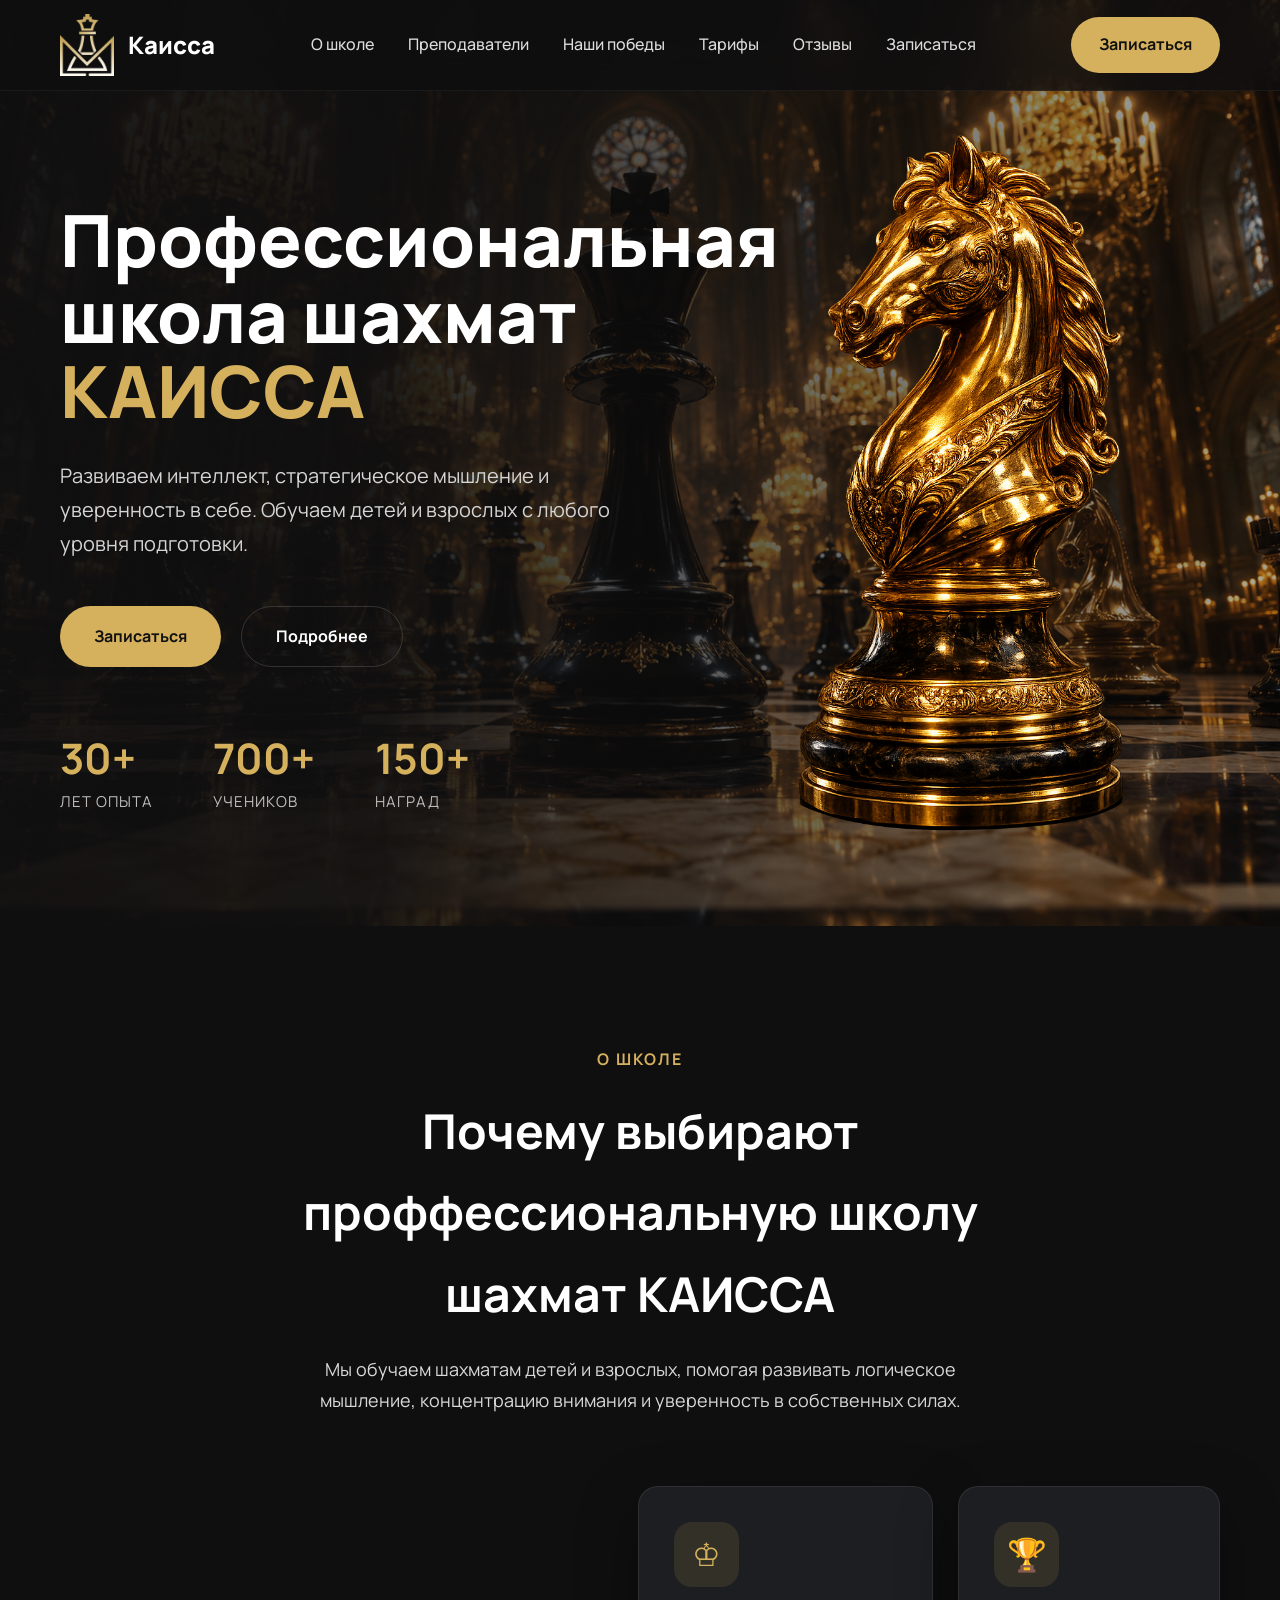
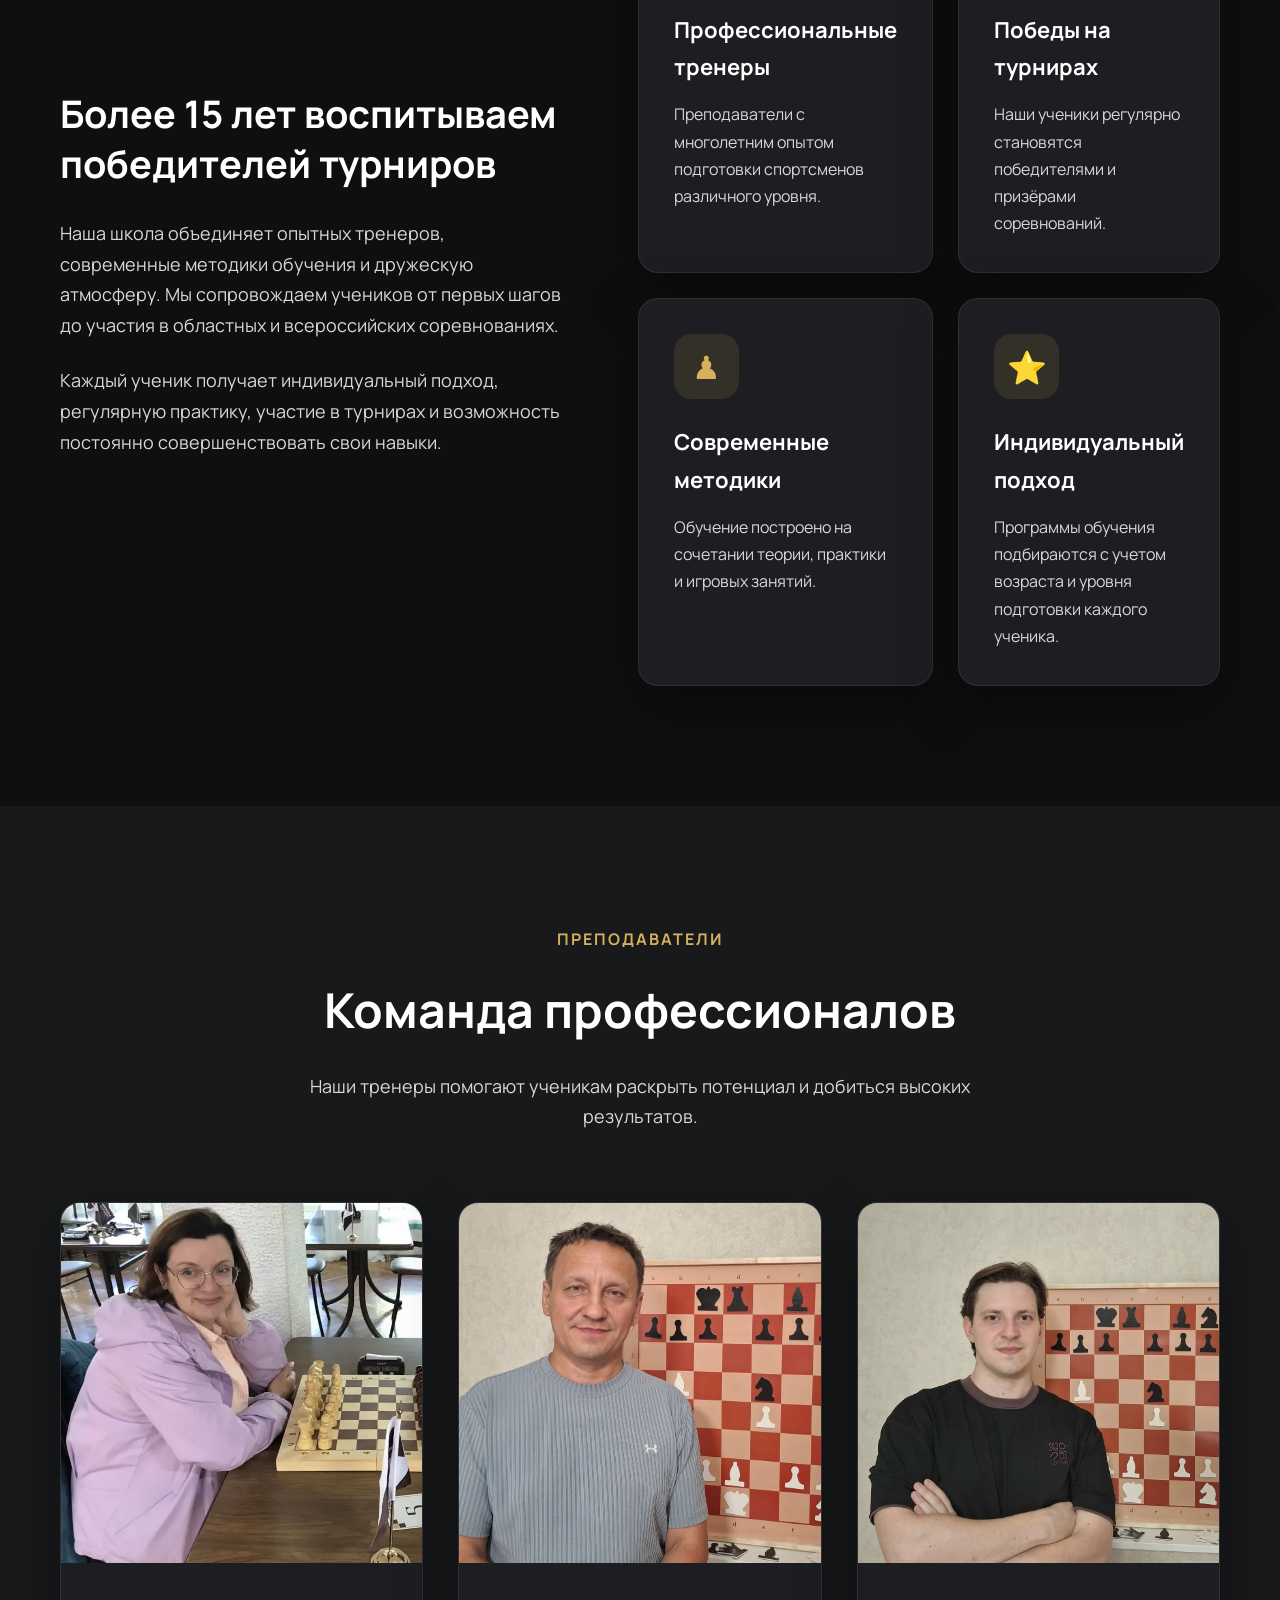
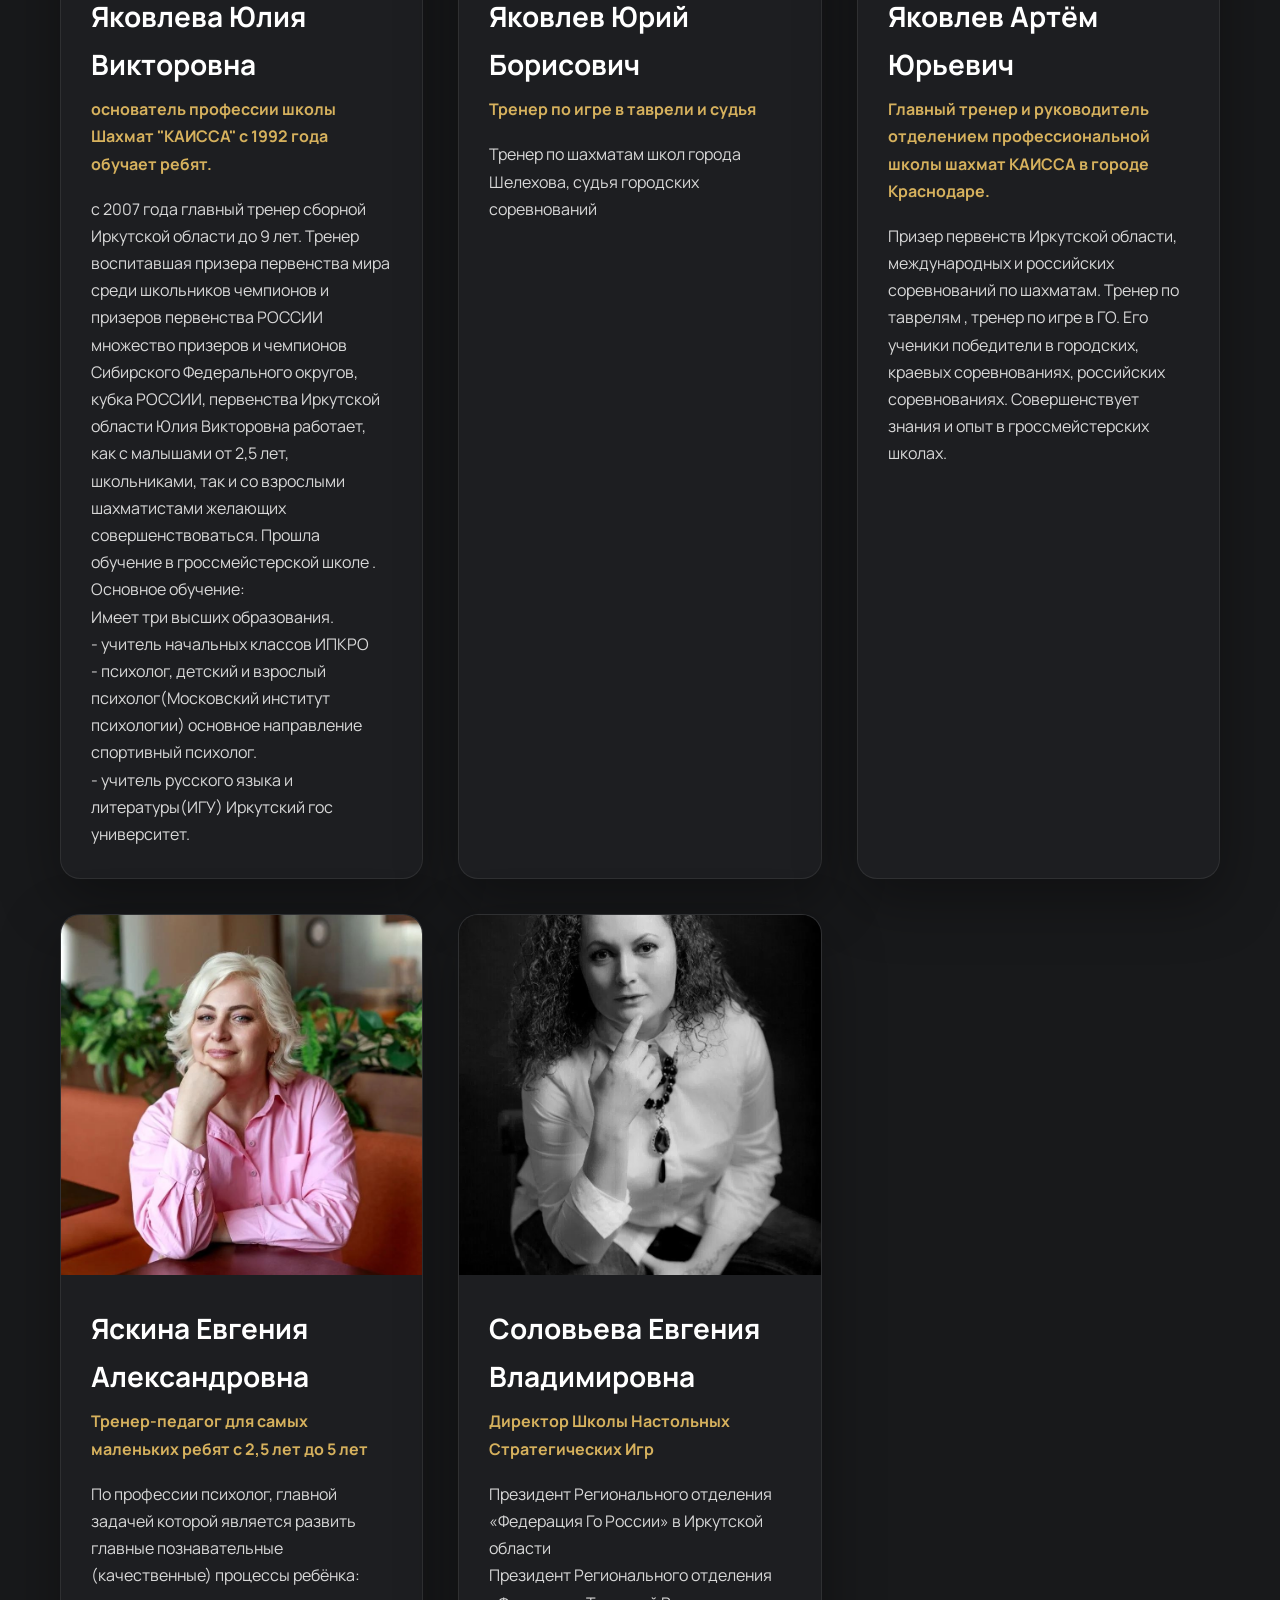
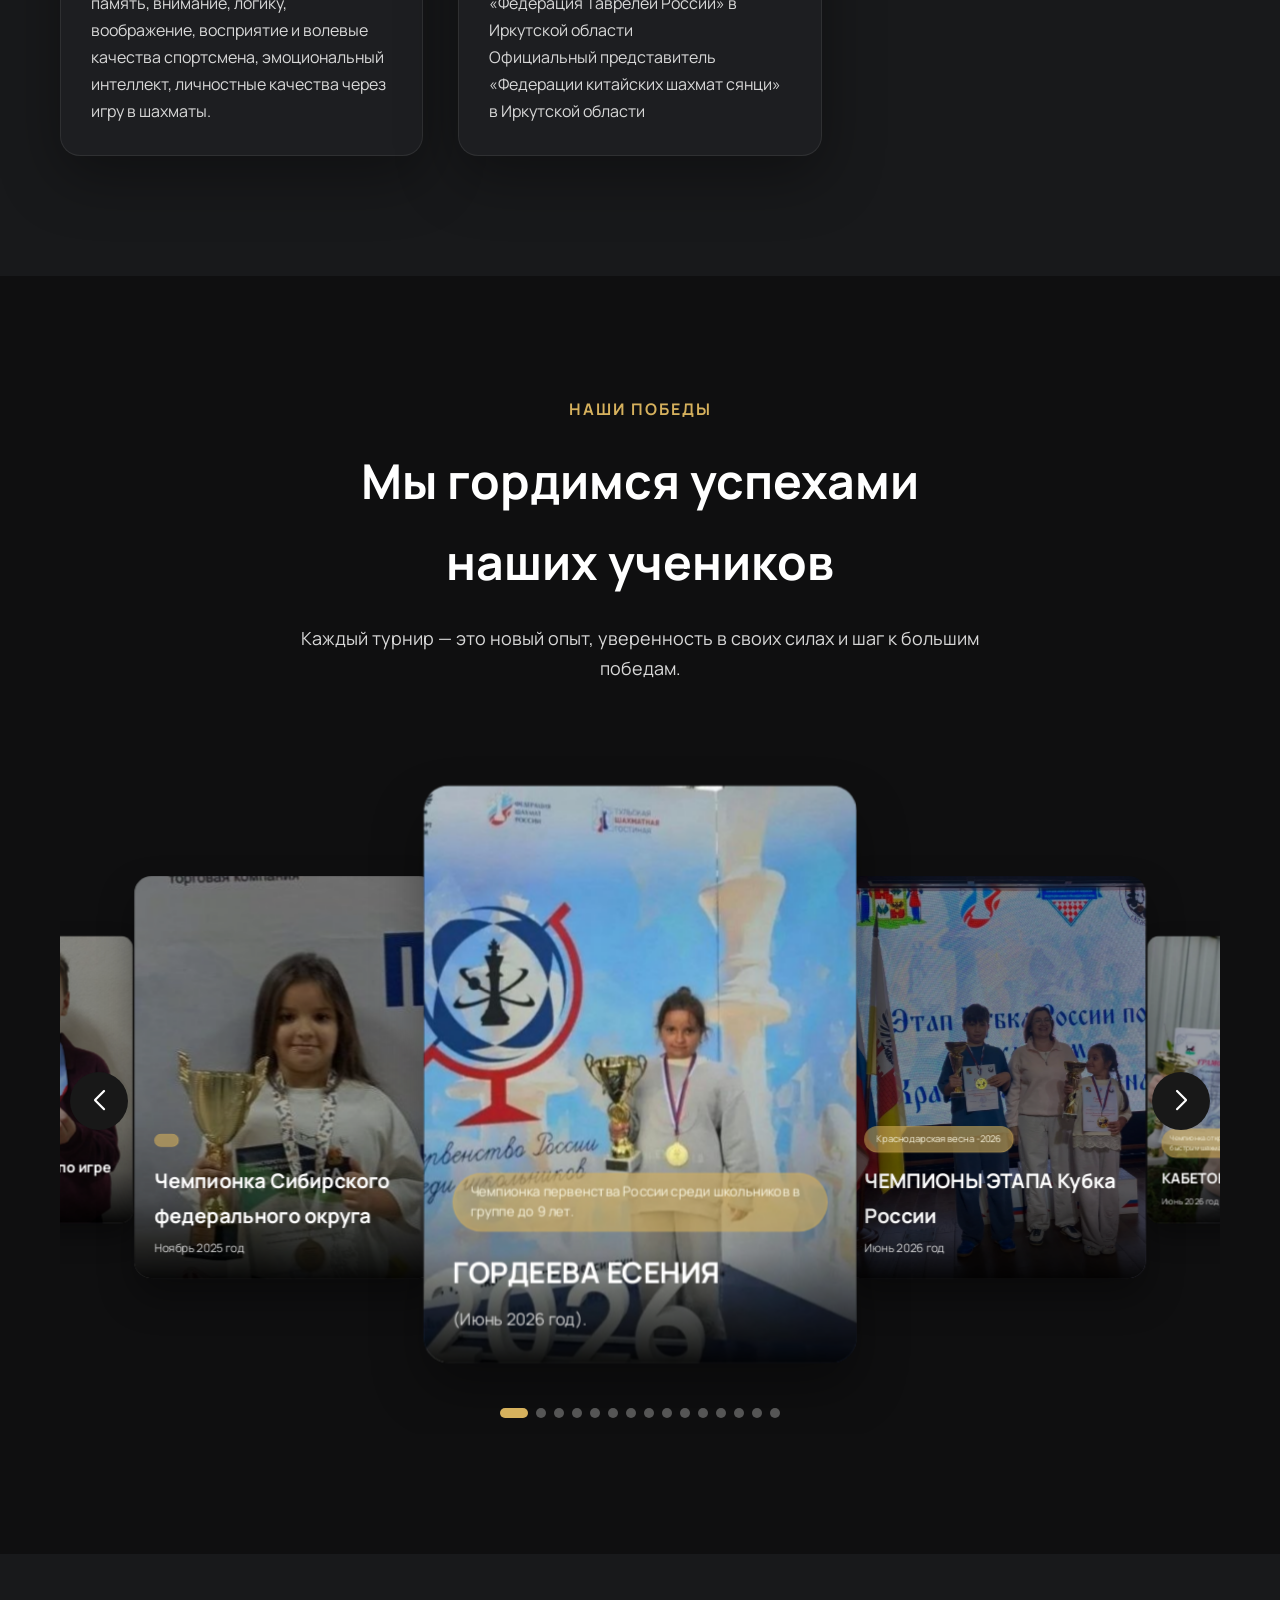
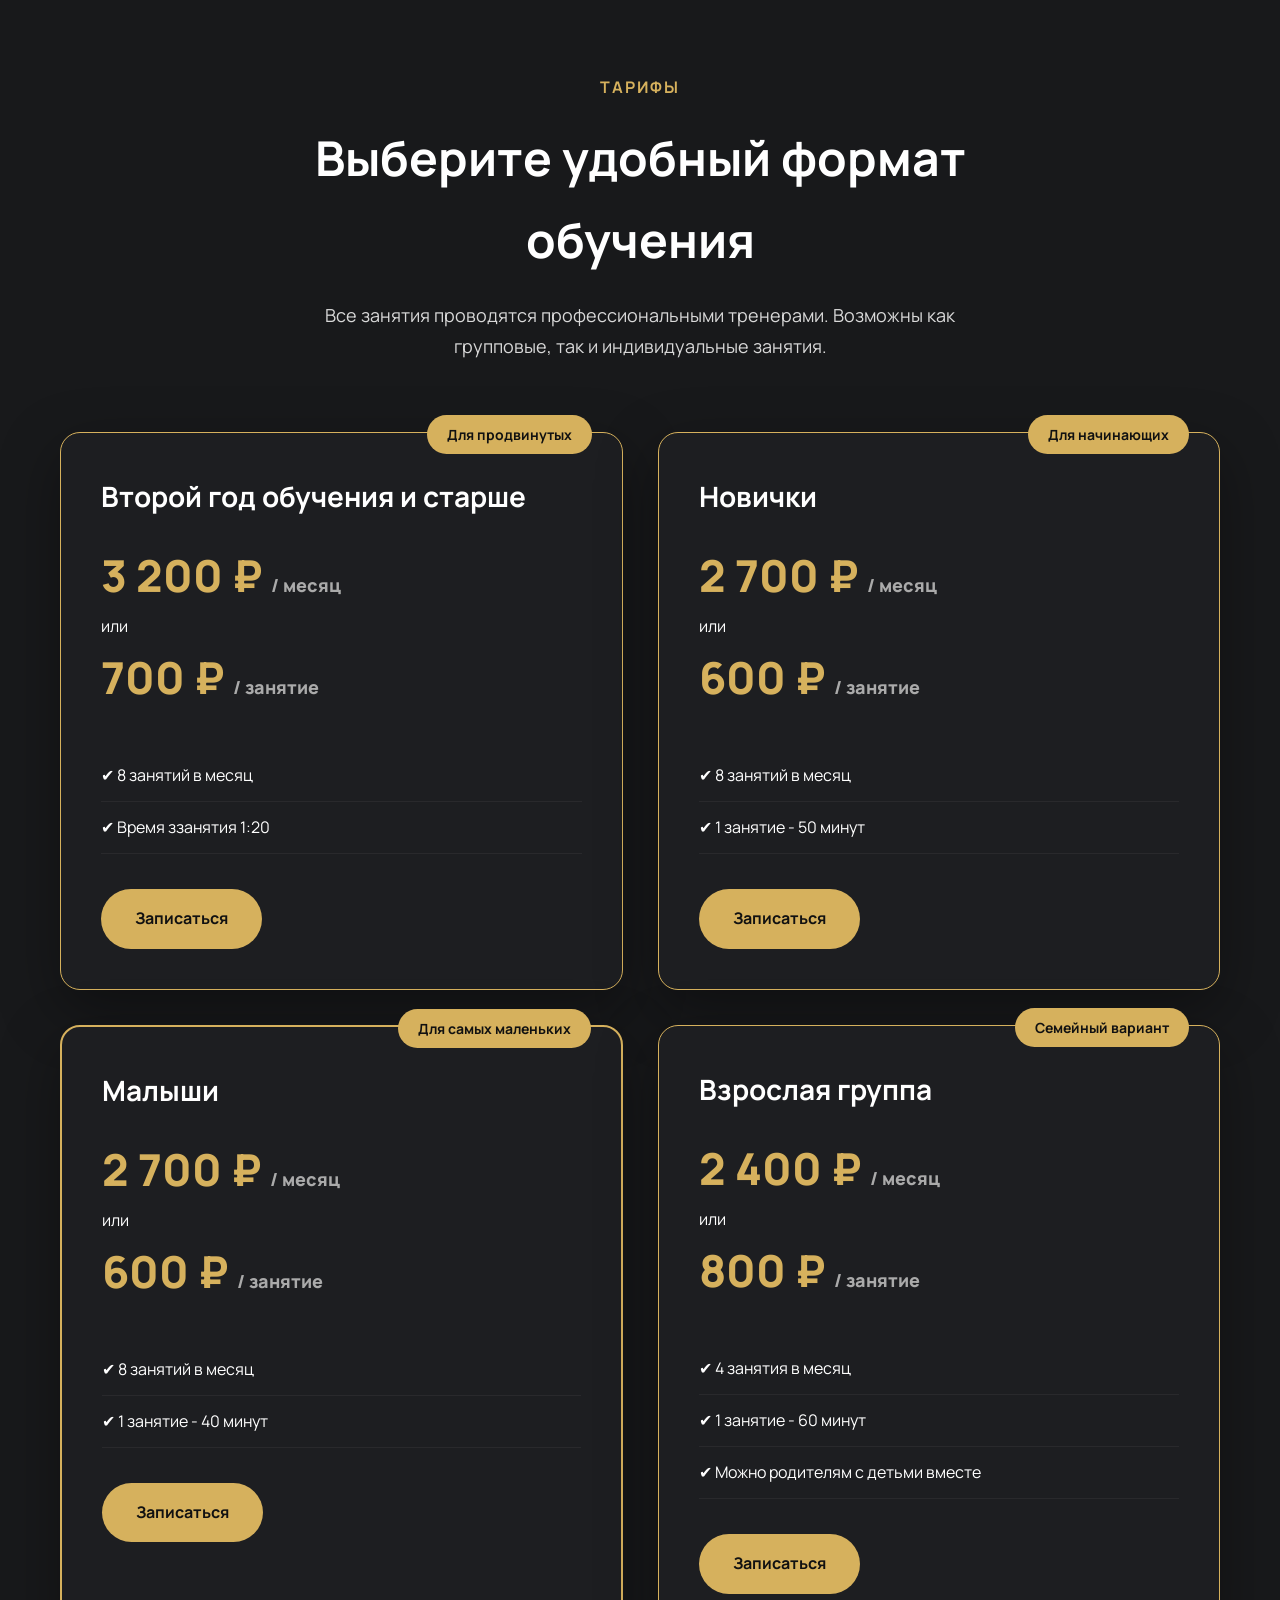
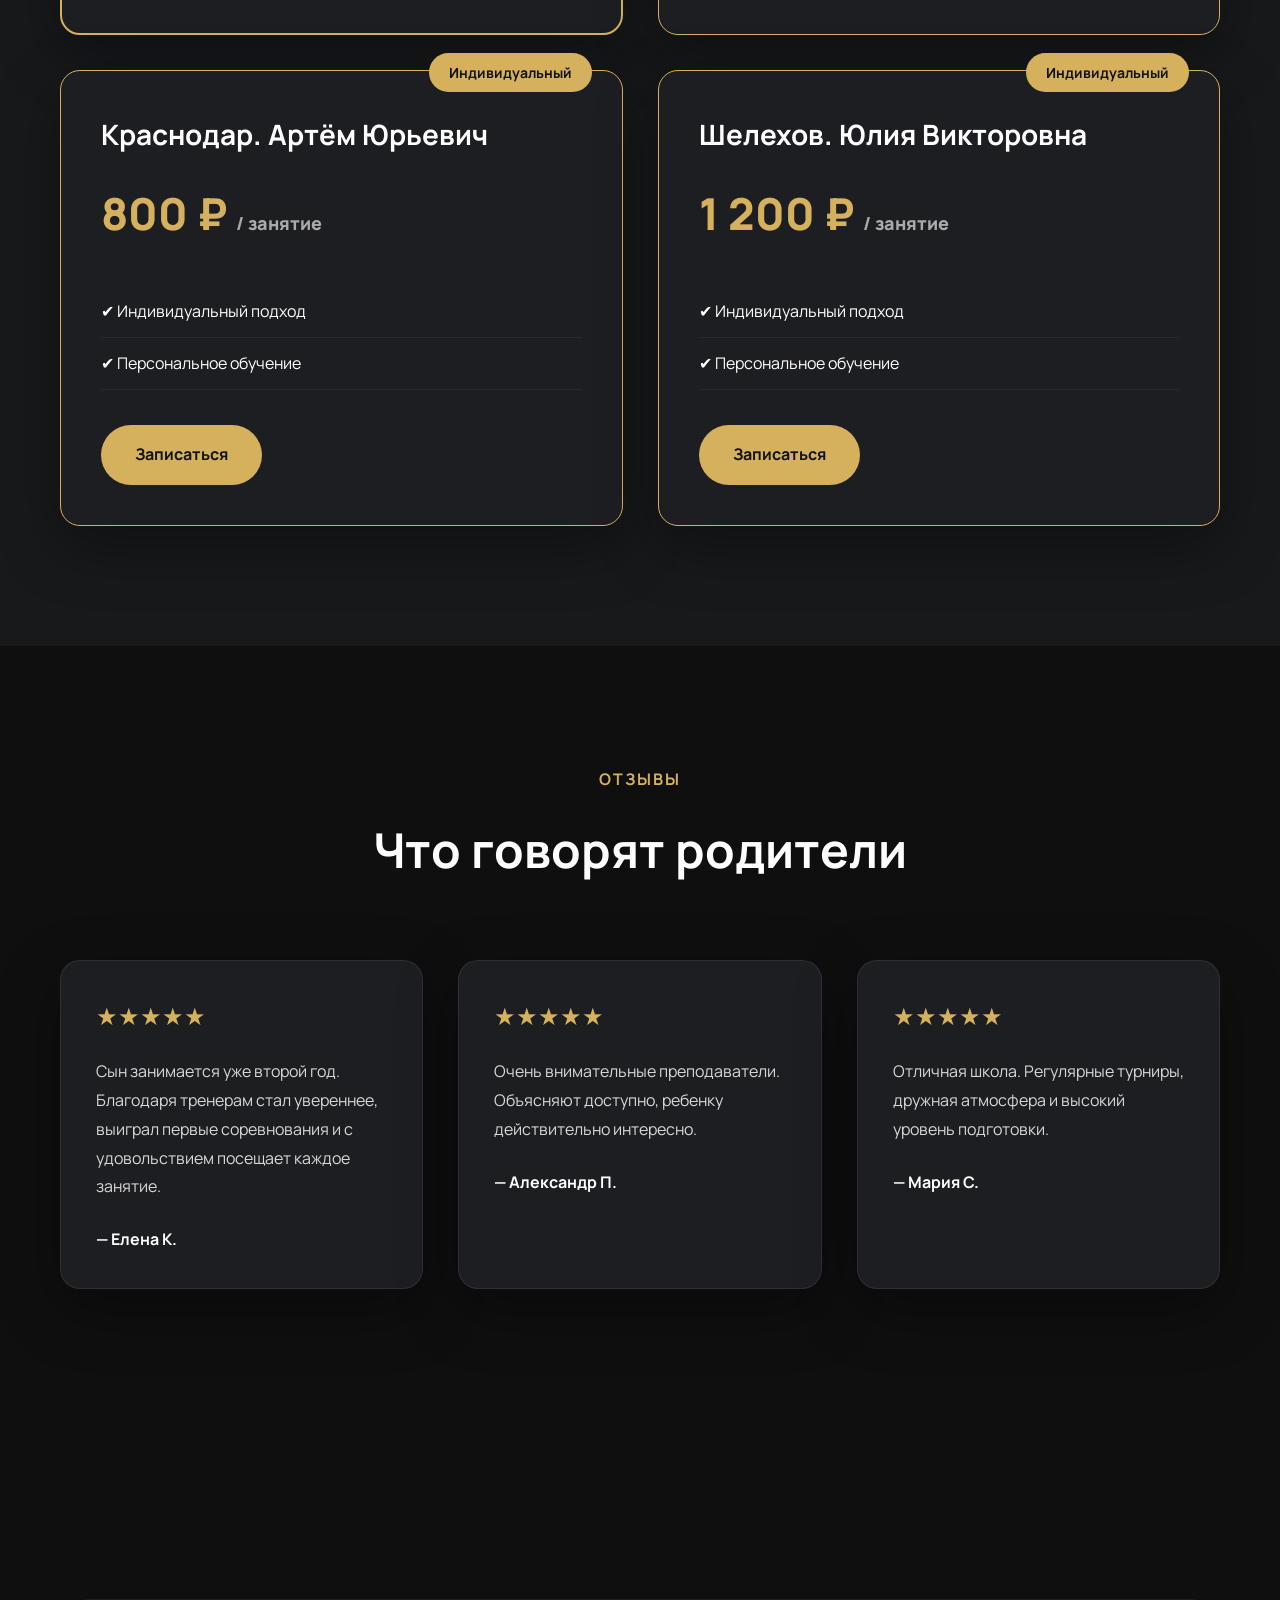
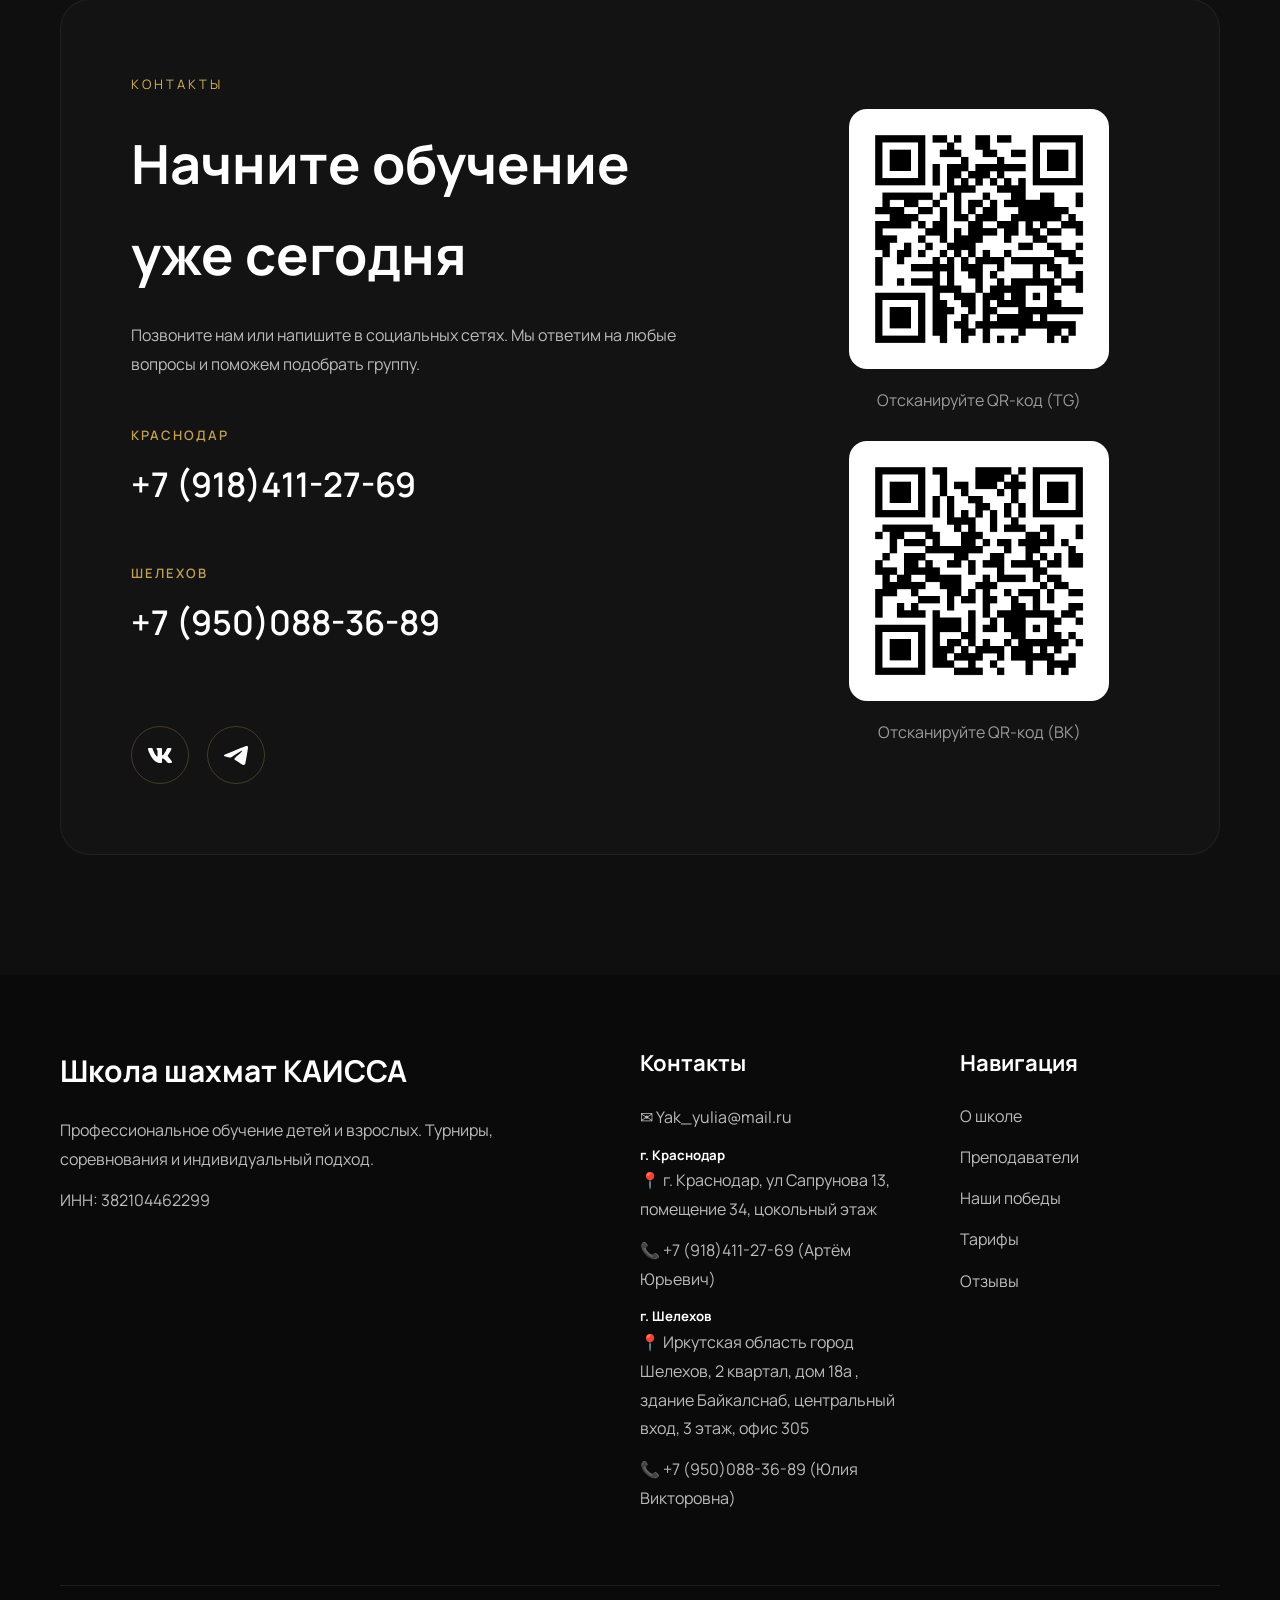
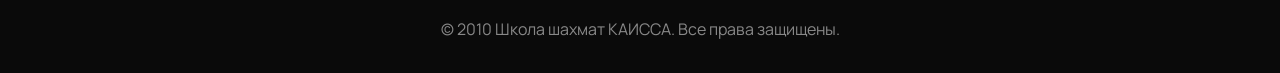
<file: index.html>
<!DOCTYPE html>
<html lang="ru">
<head>
    <meta charset="UTF-8">
    <meta name="viewport" content="width=device-width, initial-scale=1.0">
   <link rel="icon" href="img/logo.png">
    <title>КАИССА шахматная школа</title>
    <meta name="description"
        content="Профессиональная школа шахмат КАИССА. Обучение детей и взрослых. Турниры, соревнования, опытные тренеры.">
    <link rel="preconnect" href="https://fonts.googleapis.com">
    <link rel="preconnect" href="https://fonts.gstatic.com" crossorigin>
    <link href="https://fonts.googleapis.com/css2?family=Manrope:wght@300;400;500;600;700;800&display=swap"
        rel="stylesheet">
    <link rel="stylesheet"
        href="https://cdn.jsdelivr.net/npm/swiper@11/swiper-bundle.min.css" />
    <link rel="stylesheet" href="css/style.css">
    <link rel="stylesheet" href="css/hero.css">
    <link rel="stylesheet" href="css/sections.css">
    <link rel="stylesheet" href="css/swiper.css">
    <link rel="stylesheet" href="css/adaptive.css">
</head>
<body>
<header class="header">
    <div class="container">
        <a href="#" class="logo">
            <img src="img/logo.png" alt="Каисса">
            <span>Каисса</span>
        </a>
        <nav class="menu">
            <a href="#about">О школе</a>
            <a href="#teachers">Преподаватели</a>
            <a href="#achievements">Наши победы</a>
            <a href="#prices">Тарифы</a>
            <a href="#reviews">Отзывы</a>
            <a href="#contacts">Записаться</a>
        </nav>
        <button class="burger">
    <span></span>
    <span></span>
    <span></span>
</button>
        <a href="#contacts" class="header-btn">
            Записаться
        </a>
</header>
<section class="hero">
    <div class="hero-overlay"></div>
    <img src="img/hero.jpg" class="hero-bg" alt="">
<div class="container hero-content">
    <div class="hero-text">
        <h1>
            Профессиональная школа шахмат
            <span>КАИССА</span>
        </h1>
        <p>
            Развиваем интеллект, стратегическое мышление и уверенность в себе.
            Обучаем детей и взрослых с любого уровня подготовки.
        </p>
        <div class="hero-buttons">
            <a href="#contacts" class="btn btn-gold">
                Записаться
            </a>
            <a href="#about" class="btn btn-dark">
                Подробнее
            </a>
        </div>
        <div class="hero-stats">
            <div>
                <strong>30+</strong>
                <span>лет опыта</span>
            </div>
            <div>
                <strong>700+</strong>
                <span>учеников</span>
            </div>
            <div>
                <strong>150+</strong>
                <span>наград</span>
            </div>
        </div>
    </div>
    <div class="hero-image">
        <img src="img/knight.png" alt="Шахматный конь">
    </div>
</div>
</section>
<section class="section" id="about">
    <div class="container">
        <div class="section-header">
            <span>О школе</span>
            <h2>Почему выбирают проффессиональную школу шахмат КАИССА</h2>
            <p>
                Мы обучаем шахматам детей и взрослых, помогая развивать
                логическое мышление, концентрацию внимания и уверенность в
                собственных силах.
            </p>
        </div>
        <div class="about-grid">
            <div class="about-text">
                <h3>
                    Более 15 лет воспитываем победителей турниров
                </h3>
                <p>
                    Наша школа объединяет опытных тренеров, современные
                    методики обучения и дружескую атмосферу. Мы сопровождаем
                    учеников от первых шагов до участия в областных и
                    всероссийских соревнованиях.
                </p>
                <p>
                    Каждый ученик получает индивидуальный подход, регулярную
                    практику, участие в турнирах и возможность постоянно
                    совершенствовать свои навыки.
                </p>
            </div>
            <div class="about-cards">
                <div class="info-card">
                    <div class="icon">
                        ♔
                    </div>
                    <h3>Профессиональные тренеры</h3>
                    <p>
                        Преподаватели с многолетним опытом подготовки
                        спортсменов различного уровня.
                    </p>
                </div>
                <div class="info-card">
                    <div class="icon">
                        🏆
                    </div>
                    <h3>Победы на турнирах</h3>
                    <p>
                        Наши ученики регулярно становятся победителями и
                        призёрами соревнований.
                    </p>
                </div>
                <div class="info-card">
                    <div class="icon">
                        ♟
                    </div>
                    <h3>Современные методики</h3>
                    <p>
                        Обучение построено на сочетании теории, практики и
                        игровых занятий.
                    </p>
                </div>
                <div class="info-card">
                    <div class="icon">
                        ⭐
                    </div>
                    <h3>Индивидуальный подход</h3>
                    <p>
                        Программы обучения подбираются с учетом возраста и
                        уровня подготовки каждого ученика.
                    </p>
                </div>
            </div>
        </div>
    </div>
</section>
<section class="section dark" id="teachers">
    <div class="container">
        <div class="section-header">
            <span>Преподаватели</span>
            <h2>Команда профессионалов</h2>
            <p>
                Наши тренеры помогают ученикам раскрыть потенциал и добиться
                высоких результатов.
            </p>
        </div>
        <div class="teachers-grid">
            <article class="teacher-card">
                <div class="teacher-photo">
                    <img src="img/teacher1.jpg" alt="">
                </div>
                <div class="teacher-info">
                    <h3>Яковлева Юлия Викторовна</h3>
                    <span>основатель профессии школы Шахмат "КАИССА" с 1992 года 
обучает ребят.</span>
                    <p>
                        с 2007 года главный тренер сборной Иркутской области до 9 лет.
Тренер воспитавшая призера первенства мира среди школьников 
чемпионов и призеров первенства РОССИИ множество призеров и 
чемпионов Сибирского Федерального округов, кубка РОССИИ, первенства Иркутской области
Юлия Викторовна работает, как с малышами от 2,5 лет, школьниками, так и со взрослыми шахматистами желающих совершенствоваться. 
Прошла обучение в гроссмейстерской школе .</p>
<p>Основное обучение:</p>
<p>Имеет три высших образования.</p>
<p>- учитель начальных классов ИПКРО</p>
<p>- психолог, детский и взрослый психолог(Московский институт психологии) 
основное направление спортивный психолог.</p>
<p>- учитель русского языка и литературы(ИГУ) Иркутский гос университет.
                    </p>
                </div>
            </article>
            <article class="teacher-card">
                <div class="teacher-photo">
                    <img src="img/teacher2.jpg" alt="">
                </div>
                <div class="teacher-info">
                    <h3>Яковлев Юрий Борисович</h3>
                    <span>Тренер по игре в таврели и судья</span>
                    <p>
                        Тренер по шахматам школ города Шелехова, судья городских соревнований
                    </p>
                </div>
            </article>
            <article class="teacher-card">
                <div class="teacher-photo">
                    <img src="img/teacher3.jpg" alt="">
                </div>
                <div class="teacher-info">
                    <h3>Яковлев Артём Юрьевич</h3>
                    <span>Главный тренер и руководитель отделением профессиональной школы шахмат КАИССА в городе Краснодаре.</span>
                    <p>
                        Призер первенств Иркутской области, международных и российских соревнований по шахматам.
Тренер по таврелям , 
тренер по игре в ГО.
Его ученики победители в городских, краевых соревнованиях, российских соревнованиях.
Совершенствует знания и опыт в гроссмейстерских школах.
                    </p>
                </div>
            </article>
            <article class="teacher-card">
                <div class="teacher-photo">
                    <img src="img/teacher4.jpg" alt="">
                </div>
                <div class="teacher-info">
                    <h3>Яскина Евгения Александровна</h3>
                    <span>Тренер-педагог для самых маленьких ребят с 2,5 лет до 5 лет</span>
                    <p>
                        По профессии психолог, главной задачей которой является развить главные познавательные (качественные) процессы ребёнка: память, внимание, логику, воображение, восприятие и волевые качества спортсмена, эмоциональный интеллект, личностные качества через игру в шахматы.
                    </p>
                </div>
            </article>
            <article class="teacher-card">
                <div class="teacher-photo">
                    <img src="img/teacher5.jpg" alt="">
                </div>
                <div class="teacher-info">
                    <h3>Соловьева  Евгения Владимировна</h3>
                    <span>Директор Школы Настольных Стратегических Игр</span>
                    <p>
                        Президент Регионального отделения «Федерация Го России» в Иркутской области
</p><p>
Президент Регионального отделения «Федерация Таврелей России» в Иркутской области
</p><p>
Официальный представитель «Федерации китайских шахмат сянци» в Иркутской области
                    </p>
                </div>
            </article>
        </div>
    </div>
</section>
<section class="section" id="achievements">
    <div class="container">
        <div class="section-header">
            <span>Наши победы</span>
            <h2>Мы гордимся успехами наших учеников</h2>
            <p>
                Каждый турнир — это новый опыт, уверенность в своих силах и
                шаг к большим победам.
            </p>
        </div>
        <div class="swiper achievementsSwiper">
            <div class="swiper-wrapper">
                <div class="swiper-slide">
                    <div class="achievement-card">
                        <img src="img/win1.jpg" alt="">
                        <div class="achievement-overlay">
                            <span class="achievement-badge">
                                Чемпионка первенства России среди школьников в группе до 9 лет.
                            </span>
                            <h3>
                                ГОРДЕЕВА ЕСЕНИЯ 
                            </h3>
                            <p>
                                (Июнь 2026 год).
                            </p>
                        </div>
                    </div>
                </div>
                <div class="swiper-slide">
                    <div class="achievement-card">
                        <img src="img/win2.jpg" alt="">
                        <div class="achievement-overlay">
                            <span class="achievement-badge">
                                Краснодарская весна -2026
                            </span>
                            <h3>
                                ЧЕМПИОНЫ ЭТАПА Кубка России
                            </h3>
                            <p>
                                Июнь 2026 год
                            </p>
                        </div>
                    </div>
                </div>
                <div class="swiper-slide">
                    <div class="achievement-card">
                        <img src="img/win3.jpg" alt="">
                        <div class="achievement-overlay">
                            <span class="achievement-badge">
                                Чемпионка открытого города Иркутска  в блице и быстрым шахматам
                            </span>
                            <h3>
                                КАБЕТОВА ЕСЕНИЯ
                            </h3>
                            <p>
                                Июнь 2026 год
                            </p>
                        </div>
                    </div>
                </div>
                <div class="swiper-slide">
                    <div class="achievement-card">
                        <img src="img/win4.jpg" alt="">
                        <div class="achievement-overlay">
                            <span class="achievement-badge">
                                Чемпионка фестиваля "таврелина 2026 " по шахматам и таврелям.
                            </span>
                            <h3>
                                ЯКОВЛЕВА ЮЛИЯ ВИКТОРОВНА
                            </h3>
                            <p>
                                Май- Июнь 2026 год
                            </p>
                        </div>
                    </div>
                </div>
                <div class="swiper-slide">
                    <div class="achievement-card">
                        <img src="img/win5.jpg" alt="">
                        <div class="achievement-overlay">
                            <span class="achievement-badge">
                                Победители в областном турнире по шахматам среди семейных команд
                            </span>
                            <h3>
                                Семья КАБЕТОВЫХ
                            </h3>
                            <p>
                                Май 2026 год
                            </p>
                        </div>
                    </div>
                </div>
                <div class="swiper-slide">
                    <div class="achievement-card">
                        <img src="img/win6.jpg" alt="">
                        <div class="achievement-overlay">
                            <span class="achievement-badge">
                                Призер первенства Иркутска по сянцы
                            </span>
                            <h3>
                                ЮШИНА БАЖЕНА
                            </h3>
                            <p>
                                Май 2026 год
                            </p>
                        </div>
                    </div>
                </div>
                <div class="swiper-slide">
                    <div class="achievement-card">
                        <img src="img/win7.jpg" alt="">
                        <div class="achievement-overlay">
                            <span class="achievement-badge">
                                Абсолютная чемпионка Кубка Алтая
                            </span>
                            <h3>
                                ГОРДЕЕВА ЕСЕНИЯ
                            </h3>
                            <p>
                                Май 2026 год
                            </p>
                        </div>
                    </div>
                </div>
                <div class="swiper-slide">
                    <div class="achievement-card">
                        <img src="img/win8.jpg" alt="">
                        <div class="achievement-overlay">
                            <span class="achievement-badge">
                                Призер первенства Иркутска по шахматам среди детей до 9 лет
                            </span>
                            <h3>
                                
                            </h3>
                            <p>
                                
                            </p>
                        </div>
                    </div>
                </div><div class="swiper-slide">
                    <div class="achievement-card">
                        <img src="img/win9.jpg" alt="">
                        <div class="achievement-overlay">
                            <span class="achievement-badge">
                               Призер первенства Иркутской области среди детей 2017 года рождения и моложе.
                            </span>
                            <h3>
                                Команда КАИССЫ
                            </h3>
                            <p>
                                
                            </p>
                        </div>
                    </div>
                </div>
                <div class="swiper-slide">
                    <div class="achievement-card">
                        <img src="img/win10.jpg" alt="">
                        <div class="achievement-overlay">
                            <span class="achievement-badge">
                               Чемпионы Иркутской области среди школьных команд и участники первенства России
                            </span>
                            <h3>
                                Команда гимназии Шелехова
                            </h3>
                            <p>
                                "Белая ладья"
                            </p>
                        </div>
                    </div>
                </div>
                <div class="swiper-slide">
                    <div class="achievement-card">
                        <img src="img/win11.jpg" alt="">
                        <div class="achievement-overlay">
                            <span class="achievement-badge">
                               Городские призеры Шелехова
                            </span>
                            <h3>
                                Дошкольники из КАИССЫ
                            </h3>
                            <p>
                                
                            </p>
                        </div>
                    </div>
                </div>
                <div class="swiper-slide">
                    <div class="achievement-card">
                        <img src="img/win12.jpg" alt="">
                        <div class="achievement-overlay">
                            <span class="achievement-badge">
                               Чемпион Иркутской области по таврелям
                            </span>
                            <h3>
                                ШАГУНОВ ИВАН
                            </h3>
                            <p>
                                
                            </p>
                        </div>
                    </div>
                </div>
                <div class="swiper-slide">
                    <div class="achievement-card">
                        <img src="img/win13.jpg" alt="">
                        <div class="achievement-overlay">
                            <span class="achievement-badge">
                               Чемпион открытого первенства " Вундеркинд"
                            </span>
                            <h3>
                                ТРОЯН ДАНИИЛ
                            </h3>
                            <p>
                                
                            </p>
                        </div>
                        </div>
                    </div>
                    <div class="swiper-slide">
                    <div class="achievement-card">
                        <img src="img/win14.jpg" alt="">
                        <div class="achievement-overlay">
                            <span class="achievement-badge">
                               
                            </span>
                            <h3>
                                Призер Иркутска по игре в ГO
                            </h3>
                            <p>
                                
                            </p>
                            </div>
                        </div>
                    </div>
                    <div class="swiper-slide">
                    <div class="achievement-card">
                        <img src="img/win15.jpg" alt="">
                        <div class="achievement-overlay">
                            <span class="achievement-badge">
                               
                            </span>
                            <h3>
                                Чемпионка Сибирского федерального округа
                            </h3>
                            <p>
                                Ноябрь 2025 год
                            </p>
                            </div>
                        </div>
                    </div>
            </div>
            <div class="swiper-button-prev"></div>
            <div class="swiper-button-next"></div>
            <div class="swiper-pagination"></div>
        </div>
    </div>
</section>
<section class="section dark" id="prices">
    <div class="container">
        <div class="section-header">
            <span>Тарифы</span>
            <h2>Выберите удобный формат обучения</h2>
            <p>
                Все занятия проводятся профессиональными тренерами.
                Возможны как групповые, так и индивидуальные занятия.
            </p>
        </div>
        <div class="prices-grid">
            <div class="price-card">
                <div class="price-top">
                    <h3>Второй год обучения и старше</h3>
                    <div class="popular">
                    Для продвинутых
                </div>
                    <div class="price">
                        3 200 ₽
                        <span>/ месяц</span>
                    </div>
                    <span>или</span>
                    <div class="price">
                        700 ₽
                        <span>/ занятие</span>
                    </div>
                </div>
                <ul>
                    <li>✔ 8 занятий в месяц</li>
                    <li>✔ Время ззанятия 1:20</li>
                </ul>
                <a href="#contacts" class="btn btn-gold">
                    Записаться
                </a>
            </div>
            <div class="price-card">
                <div class="price-top">
                    <h3>Новички</h3>
                    <div class="popular">
                    Для начинающих
                </div>
                    <div class="price">
                        2 700 ₽
                        <span>/ месяц</span>
                    </div>
                    <span>или</span>
                    <div class="price">
                        600 ₽
                        <span>/ занятие</span>
                    </div>
                </div>
                <ul>
                    <li>✔ 8 занятий в месяц</li>
                    <li>✔ 1 занятие - 50 минут</li>
                </ul>
                <a href="#contacts" class="btn btn-gold">
                    Записаться
                </a>
            </div>
            <div class="price-card featured">
                <div class="popular">
                    Для самых маленьких
                </div>
                <div class="price-top">
                    <h3>Малыши</h3>
                <div class="price">
                        2 700 ₽
                        <span>/ месяц</span>
                    </div>
                    <span>или</span>
                    <div class="price">
                        600 ₽
                        <span>/ занятие</span>
                    </div>
                </div>
                <ul>
                    <li>✔ 8 занятий в месяц</li>
                    <li>✔ 1 занятие - 40 минут</li>
                </ul>
                <a href="#contacts" class="btn btn-gold">
                    Записаться
                </a>
            </div>
            <div class="price-card">
                <div class="popular">
                    Семейный вариант
                </div>
                <div class="price-top">
                    <h3>Взрослая группа</h3>
                    <div class="price">
                        2 400 ₽
                        <span>/ месяц</span>
                    </div>
                    <span>или</span>
                    <div class="price">
                        800 ₽
                        <span>/ занятие</span>
                    </div>
                </div>
                <ul>
                    <li>✔ 4 занятия в месяц</li>
                    <li>✔ 1 занятие - 60 минут</li>
                    <li>✔ Можно родителям с детьми вместе</li>
                </ul>
                <a href="#contacts" class="btn btn-gold">
                    Записаться
                </a>
            </div>
            <div class="price-card">
                <div class="popular">
                    Индивидуальный
                </div>
                <div class="price-top">
                    <h3>Краснодар. Артём Юрьевич</h3>
                    <div class="price">
                        800 ₽
                        <span>/ занятие</span>
                    </div>
                </div>
                <ul>
                    <li>✔ Индивидуальный подход</li>
                    <li>✔ Персональное обучение</li>
                </ul>
                <a href="#contacts" class="btn btn-gold">
                    Записаться
                </a>
            </div>
            <div class="price-card">
                <div class="popular">
                    Индивидуальный
                </div>
                <div class="price-top">
                    <h3>Шелехов. Юлия Викторовна</h3>
                    <div class="price">
                        1 200 ₽
                        <span>/ занятие</span>
                    </div>
                </div>
                <ul>
                    <li>✔ Индивидуальный подход</li>
                    <li>✔ Персональное обучение</li>
                </ul>
                <a href="#contacts" class="btn btn-gold">
                    Записаться
                </a>
            </div>
        </div>
    </div>
</section>
<section class="section" id="reviews">
    <div class="container">
        <div class="section-header">
            <span>Отзывы</span>
            <h2>Что говорят родители</h2>
        </div>
        <div class="reviews-grid">
            <div class="review-card">
                <div class="review-stars">
                    ★★★★★
                </div>
                <p>
                    Сын занимается уже второй год.
                    Благодаря тренерам стал увереннее, выиграл первые соревнования
                    и с удовольствием посещает каждое занятие.
                </p>
                <div class="review-author">
                    — Елена К.
                </div>
            </div>
            <div class="review-card">
                <div class="review-stars">
                    ★★★★★
                </div>
                <p>
                    Очень внимательные преподаватели.
                    Объясняют доступно, ребенку действительно интересно.
                </p>
                <div class="review-author">
                    — Александр П.
                </div>
            </div>
            <div class="review-card">
                <div class="review-stars">
                    ★★★★★
                </div>
                <p>
                    Отличная школа.
                    Регулярные турниры, дружная атмосфера и высокий уровень подготовки.
                </p>
                <div class="review-author">
                    — Мария С.
                </div>
            </div>
        </div>
    </div>
</section>
<section class="section contact-section" id="contacts">
    <div class="container">
        <div class="contact-box">
            <div class="contact-left">
                <span class="contact-label">
                    Контакты
                </span>
                <h2>
                    Начните обучение уже сегодня
                </h2>
                <p>
                    Позвоните нам или напишите в социальных сетях.
                    Мы ответим на любые вопросы и поможем подобрать группу.
                </p>
                <div class="phones">
    <div class="phone-block">
        <span class="phone-city">
            Краснодар
        </span>
        <a href="tel:+79184112769">
            +7 (918)411-27-69
        </a>
    </div>
    <div class="phone-block">
        <span class="phone-city">
            Шелехов
        </span>
        <a href="tel:+79500883689">
            +7 (950)088-36-89
        </a>
    </div>
</div>
                <div class="socials">
                    <a href="https://vk.ru/club232228758">
                        <img src="img/vk.svg" alt="">
                    </a>
                    <a href="https://t.me/kaissachelehov">
                        <img src="img/tg.svg" alt="">
                    </a>
                </div>
            </div>
            <div class="contact-right">
                 <a href="https://t.me/kaissachelehov">
                <img src="img/qr.png" alt="QR">
                <span>
                    Отсканируйте QR-код (TG)
                </span>
                </a>
                <br>
                <div class="contact-right">
                 <a href="https://vk.ru/club232228758">
                <img src="img/qr1.png" alt="QR">
                <span>
                    Отсканируйте QR-код (ВК)
                </span>
                </a>
            </div>
        </div>
    </div>
</section>
<footer class="footer">
    <div class="container">
        <div class="footer-grid">
            <div>
                <h3>Школа шахмат КАИССА</h3>
                <p>
                    Профессиональное обучение детей и взрослых.
                    Турниры, соревнования и индивидуальный подход.
                </p>
                <p>
                   ИНН: 382104462299
                </p>
            </div>
            <div>
                <h4>Контакты</h4>
                <p>✉ Yak_yulia@mail.ru</p>
                <h5>г. Краснодар</h5>
                <p>📍 г. Краснодар, ул Сапрунова 13, помещение 34, цокольный этаж</p>
                <p>📞 +7 (918)411-27-69 (Артём Юрьевич)</p>
                <h5>г. Шелехов</h5> 
                <p>📍 Иркутская область город Шелехов, 2 квартал, дом 18а , здание Байкалснаб, центральный вход, 3 этаж, офис 305</p>
                <p>📞 +7 (950)088-36-89 (Юлия Викторовна)</p>
            </div>
            <div>
                <h4>Навигация</h4>
                <a href="#about">О школе</a>
                <a href="#teachers">Преподаватели</a>
                <a href="#achievements">Наши победы</a>
                <a href="#prices">Тарифы</a>
                <a href="#reviews">Отзывы</a>
            </div>
        </div>
        <div class="footer-bottom">
            © 2010 Школа шахмат КАИССА. Все права защищены.
        </div>
    </div>
</footer>
<script src="https://cdn.jsdelivr.net/npm/swiper@11/swiper-bundle.min.js"></script>
<script src="js/script.js"></script>
</body>
</html>
</file>
<file: css/style.css>
:root{
    --bg:#0f0f10;
    --bg-light:#18191b;
    --card:#1d1e21;
    --gold:#d6b15d;
    --gold-hover:#c39d44;
    --white:#ffffff;
    --text:#d8d8d8;
    --border:rgba(255,255,255,.08);
    --shadow:0 20px 60px rgba(0,0,0,.35);
    --radius:20px;
    --transition:.35s;
}
*{
    margin:0;
    padding:0;
    box-sizing:border-box;
}
html{
    scroll-behavior:smooth;
}
body{
    font-family:'Manrope',sans-serif;
    background:var(--bg);
    color:var(--white);
    overflow-x:hidden;
    line-height:1.7;
}
img{
    display:block;
    max-width:100%;
    height:auto;
}
a{
    color:inherit;
    text-decoration:none;
}
button{
    font-family:inherit;
}
ul{
    list-style:none;
}
.container{
    width:100%;
    max-width:1200px;
    margin:auto;
    padding:0 20px;
}
.section{
    padding:120px 0;
}
.section.dark{
    background:var(--bg-light);
}
.section-header{
    text-align:center;
    max-width:700px;
    margin:0 auto 70px;
}
.section-header span{
    display:inline-block;
    color:var(--gold);
    font-weight:700;
    letter-spacing:2px;
    text-transform:uppercase;
    margin-bottom:16px;
}
.section-header h2{
    font-size:48px;
    margin-bottom:20px;
}
.section-header p{
    color:var(--text);
    font-size:18px;
}
.header{
    position:fixed;
    top:0;
    left:0;
    width:100%;
    z-index:1000;
    background:rgba(15,15,16,.78);
    backdrop-filter:blur(18px);
    border-bottom:1px solid rgba(255,255,255,.05);
}
.header .container{
    display:flex;
    align-items:center;
    justify-content:space-between;
    height:90px;
}
.logo{
    display:flex;
    align-items:center;
    gap:14px;
    font-size:24px;
    font-weight:800;
}
.logo img{
    width:54px;
}
.menu{
    display:flex;
    gap:34px;
}
.menu a{
    color:#ddd;
    transition:var(--transition);
    font-weight:500;
}
.menu a:hover{
    color:var(--gold);
}
.btn{
    display:inline-flex;
    align-items:center;
    justify-content:center;
    padding:16px 34px;
    border-radius:50px;
    transition:var(--transition);
    font-weight:700;
}
.btn-gold{
    background:var(--gold);
    color:#111;
}
.btn-gold:hover{
    background:var(--gold-hover);
    transform:translateY(-3px);
}
.btn-dark{
    border:1px solid rgba(255,255,255,.15);
}
.btn-dark:hover{
    border-color:var(--gold);
    color:var(--gold);
}
.header-btn{
    background:var(--gold);
    color:#111;
    padding:14px 28px;
    border-radius:40px;
    font-weight:700;
    transition:var(--transition);
}
.header-btn:hover{
    background:var(--gold-hover);
}
.burger{
    display:none;
    width:44px;
    height:44px;
    background:none;
    border:none;
    cursor:pointer;
    position:relative;
    z-index:2000;
}
.burger span{
    position:absolute;
    left:7px;
    width:30px;
    height:3px;
    background:#ffffff;
    border-radius:5px;
    transition:.3s;
}
.burger span:nth-child(1){
    top:12px;
}
.burger span:nth-child(2){
    top:20px;
}
.burger span:nth-child(3){
    top:28px;
}
.burger.active span:nth-child(1){
    transform:rotate(45deg);
    top:20px
}
.burger.active span:nth-child(2){
    opacity:0;
}
.burger.active span:nth-child(3){
    transform:rotate(-45deg);
    top:20px;
}
.info-card,
.teacher-card,
.price-card,
.review-card{
    background:var(--card);
    border-radius:var(--radius);
    border:1px solid var(--border);
    box-shadow:var(--shadow);
}
input,
textarea,
select{
    width:100%;
    background:#151618;
    color:white;
    border:1px solid rgba(255,255,255,.08);
    border-radius:14px;
    padding:18px;
    outline:none;
    font-size:16px;
    transition:.3s;
}
input:focus,
textarea:focus,
select:focus{
    border-color:var(--gold);
}
textarea{
    resize:vertical;
    min-height:160px;
}
.footer{
    background:#0a0a0b;
    padding:70px 0 30px;
}
.footer-grid{
    display:grid;
    grid-template-columns:2fr 1fr 1fr;
    gap:60px;
}
.footer h3,
.footer h4{
    margin-bottom:20px;
}
.footer p{
    color:#bbb;
    margin-bottom:12px;
}
.footer a{
    display:block;
    color:#bbb;
    margin-bottom:10px;
    transition:.3s;
}
.footer a:hover{
    color:var(--gold);
}
.footer-bottom{
    border-top:1px solid rgba(255,255,255,.06);
    margin-top:60px;
    padding-top:25px;
    color:#888;
    text-align:center;
}
.achievementsSwiper{
    width:100%;
    padding:40px 0 80px;
    overflow:hidden;
}
.achievementsSwiper .swiper-slide{
    width:420px;
    height:auto;
    display:flex;
    justify-content:center;
    align-items:center;
}
.achievement-card{
    position:relative;
    width:100%;
    height:560px;
    border-radius:24px;
    overflow:hidden;
    background:#111;
    box-shadow:0 25px 50px rgba(0,0,0,.35);
}
.achievement-card img{
    width:100%;
    height:100%;
    object-fit:cover;
    display:block;
    transition:.5s;
}
.achievement-card:hover img{
    transform:scale(1.05);
}
.achievement-overlay{
    position:absolute;
    left:0;
    right:0;
    bottom:0;
    padding:28px;
    background:linear-gradient(
        transparent,
        rgba(0,0,0,.25),
        rgba(0,0,0,.92)
    );
}
.achievement-badge{
    display:inline-block;
    padding:8px 16px;
    border-radius:999px;
    background:rgba(214, 178, 93, 0.589);
    border:1px solid rgba(214,177,93,.45);
    color:#fcf8e2;
    font-size:13px;
    margin-bottom:16px;
    line-height:1.5;
}
.achievement-overlay h3{
    color:#fff;
    font-size:28px;
    font-weight:700;
    margin-bottom:10px;
}
.achievement-overlay p{
    color:#ddd;
    font-size:16px;
    line-height:1.6;
}
.swiper-slide-active .achievement-card{
    transform:scale(1.03);
    transition:.45s;
}
.swiper-slide-active img{
    filter:none;
}
.swiper-slide:not(.swiper-slide-active) img{
    filter:brightness(.65);
}
.swiper-button-next,
.swiper-button-prev{
    width:58px;
    height:58px;
    border-radius:50%;
    background:#181818;
    color:#fff;
    transition:.3s;
}
.swiper-button-next:hover,
.swiper-button-prev:hover{
    background:var(--gold);
    color:#111;
}
.swiper-button-next::after,
.swiper-button-prev::after{
    font-size:20px;
    font-weight:bold;
}
.swiper-pagination{
    margin-top:25px;
}
.swiper-pagination-bullet{
    width:10px;
    height:10px;
    background:#555;
    opacity:1;
}
.swiper-pagination-bullet-active{
    width:28px;
    border-radius:20px;
    background:var(--gold);
}
@media(max-width:992px){
    .achievementsSwiper .swiper-slide{
        width:340px;
    }
    .achievement-card{
        height:480px;
    }
}
@media(max-width:768px){
    .achievementsSwiper{
        padding-bottom:70px;
    }
    .achievementsSwiper .swiper-slide{
        width:88%;
    }
    .achievement-card{
        height:430px;
    }
    .achievement-overlay{
        padding:20px;
    }
    .achievement-overlay h3{
        font-size:22px;
    }
    .achievement-badge{
        font-size:12px;
    }
    .swiper-button-next,
    .swiper-button-prev{
        display:none;
    }
}
.contact-box{
    display:grid;
    grid-template-columns:1fr 340px;
    gap:100px;
    align-items:center;
    padding:70px;
    margin-top:70px;
    background:#131313;
    border-radius:30px;
    border:1px solid rgba(255,255,255,.06);
}
.contact-label{
    color:var(--gold);
    text-transform:uppercase;
    letter-spacing:3px;
    font-size:13px;
}
.contact-left h2{
    font-size:54px;
    margin:20px 0;
}
.contact-left p{
    color:#bcbcbc;
    max-width:560px;
    line-height:1.8;
    margin-bottom:45px;
}
.phones{
    display:flex;
    flex-direction:column;
    gap:18px;
}
.phones a{
    text-decoration:none;
    color:white;
    font-size:30px;
    font-weight:600;
    transition:.3s;
}
.phones a:hover{
    color:var(--gold);
}
.socials{
    display:flex;
    gap:18px;
    margin-top:45px;
}
.socials a{
    width:58px;
    height:58px;
    border-radius:50%;
    border:1px solid rgba(216,179,93,.25);
    display:flex;
    justify-content:center;
    align-items:center;
    transition:.3s;
}
.socials img{
    width:24px;
    height:24px;
    object-fit:contain;
    display:block;
    filter:brightness(0) invert(1);
}
.socials a:hover{
    background:var(--gold);
}
.socials a:hover img{
    filter:none;
}
.contact-right{
    text-align:center;
}
.contact-right img{
    width:260px;
    background:white;
    padding:12px;
    border-radius:18px;
    display:block;
    margin:auto;
}
.contact-right span{
    display:block;
    margin-top:18px;
    color:#9b9b9b;
}
::-webkit-scrollbar{

    width:12px;

}
::-webkit-scrollbar-track{

    background:#0f0f0f;

}
::-webkit-scrollbar-thumb{
    background:linear-gradient(
        180deg,
        #caa04b,
        #9d7427
    );
    border-radius:20px;
    border:2px solid #0f0f0f;
    transition:.3s;
}
::-webkit-scrollbar-thumb:hover{
    background:linear-gradient(
        180deg,
        #e0bb67,
        #b88935
    );
}
html{
    scrollbar-width:thin;
    scrollbar-color:#caa04b #0f0f0f;
}
::selection{
    background:#caa04b;
    color:#111;
}
::-moz-selection{
    background:#caa04b;
    color:#111;
}
.phone-block{
    margin-bottom:30px;
}
.phone-city{
    display:block;
    color:var(--gold);
    text-transform:uppercase;
    letter-spacing:2px;
    font-size:13px;
    font-weight:600;
    margin-bottom:10px;
    opacity:.9;
}
.phone-block a{
    display:inline-block;
    font-size:34px;
    font-weight:600;
    color:#fff;
    text-decoration:none;
    transition:.3s;
}
.phone-block a:hover{
    color:var(--gold);
}
html{

    overflow-x:hidden;

}

body{

    overflow-x:hidden;

}

img{

    max-width:100%;

    height:auto;

}

*{

    box-sizing:border-box;

}
</file>
<file: css/hero.css>
.hero{
    position:relative;
    min-height:100vh;
    display:flex;
    align-items:center;
    overflow:hidden;
    padding-top:90px;
}
.hero-bg{
    position:absolute;
    inset:0;
    width:100%;
    height:100%;
    object-fit:cover;
    z-index:-2;
}
.hero-overlay{
    position:absolute;
    inset:0;
    background:
        linear-gradient(
            90deg,
            rgba(15,15,16,.95) 30%,
            rgba(15,15,16,.75) 45%,
            rgba(15,15,16,.35) 100%
        );
    z-index:-1;
}
.hero-content{
    display:grid;
    grid-template-columns:1fr 420px;
    gap:80px;
    align-items:center;
    min-height:calc(100vh - 90px);
}
.hero-image{
    display:flex;
    justify-content:flex-end;
    align-items:center;
}
.hero-image img{
    width:600px;
    max-width:none;
    display:block;
    transform:translateX(40px);
}
.hero-text{
    max-width:650px;
}
.hero-badge{
    display:inline-flex;
    align-items:center;
    gap:10px;
    padding:12px 22px;
    border-radius:50px;
    background:rgba(214,177,93,.12);
    border:1px solid rgba(214,177,93,.35);
    color:var(--gold);
    font-weight:700;
    margin-bottom:30px;
}
.hero h1{
    font-size:72px;
    line-height:1.05;
    margin-bottom:30px;
    font-weight:800;
}
.hero h1 span{
    display:block;
    color:var(--gold);
}
.hero p{
    max-width:560px;
    font-size:20px;
    color:#d5d5d5;
    margin-bottom:45px;
}
.hero-buttons{
    display:flex;
    gap:20px;
    margin-bottom:70px;
}
.hero-stats{
    display:flex;
    gap:60px;
}
.hero-stats div{
    display:flex;
    flex-direction:column;
}
.hero-stats strong{
    font-size:42px;
    color:var(--gold);
    line-height:1;
}
.hero-stats span{
    color:#bdbdbd;
    margin-top:10px;
    font-size:15px;
    text-transform:uppercase;
    letter-spacing:1px;
}
.hero-right{
    position:relative;
 width:80%;
}
.hero-image{
    width:100%;
    max-width:600px;
    margin-left:auto;
    animation:float 5s ease-in-out infinite;
}
.hero-badge{
    animation:fadeUp .6s ease both;
}
.hero h1{
    animation:fadeUp .8s ease both;
}
.hero p{
    animation:fadeUp 1s ease both;
}
.hero-buttons{
    animation:fadeUp 1.2s ease both;
}
.hero-stats{
    animation:fadeUp 1.4s ease both;
}
@keyframes fadeUp{
    from{
        opacity:0;
        transform:translateY(35px);
    }
    to{
        opacity:1;
        transform:translateY(0);
    }
}
@media(min-width:1500px){
.hero h1{
font-size:88px;
}
.hero p{
font-size:24px;
max-width:700px;
}
}
@media(max-width:1000px){
.hero{
padding-top:120px;
}
.hero h1{
font-size:56px;
}
.hero p{
font-size:18px;
}
.hero-buttons{
flex-wrap:wrap;
}
.hero-stats{
gap:35px;
}
.hero-stats strong{
font-size:34px;
}
}
@media(max-width:700px){
    .hero-content{
    grid-template-columns:1fr;
}
.hero-image{
    margin-top:40px;
}
.hero-image img{
    max-width:270px;
}
.hero{
text-align:center;
}
.hero-text{
max-width:100%;
}
.hero-badge{
margin:auto auto 25px;
}
.hero h1{
font-size:42px;
}
.hero p{
font-size:17px;
margin-bottom:35px;
}
.hero-buttons{
justify-content:center;
flex-direction:column;
}
.hero-buttons .btn{
width:100%;
}
.hero-stats{
justify-content:space-between;
gap:10px;
margin-top:20px;
}
.hero-stats strong{
font-size:28px;
}
.hero-stats span{
font-size:12px;
}
}
@keyframes float{
    0%{
        transform:translateY(0);
    }
    50%{
        transform:translateY(-12px);
    }
    100%{
        transform:translateY(0);
    }
}
</file>
<file: css/sections.css>
.about-grid{
    display:grid;
    grid-template-columns:1fr 1fr;
    gap:70px;
    align-items:center;
}
.about-text h3{
    font-size:38px;
    margin-bottom:30px;
    line-height:1.3;
}
.about-text p{
    color:var(--text);
    margin-bottom:25px;
    font-size:18px;
}
.about-cards{
    display:grid;
    grid-template-columns:repeat(2,1fr);
    gap:25px;
}
.info-card{
    padding:35px;
    transition:.35s;
}
.info-card:hover{
    transform:translateY(-10px);
    border-color:rgba(214,177,93,.4);
}
.icon{
    width:65px;
    height:65px;
    border-radius:18px;
    display:flex;
    align-items:center;
    justify-content:center;
    background:rgba(214,177,93,.12);
    color:var(--gold);
    font-size:32px;
    margin-bottom:25px;
}
.info-card h3{
    margin-bottom:15px;
    font-size:22px;
}
.info-card p{
    color:var(--text);
}
.teachers-grid{
    display:grid;
    grid-template-columns:repeat(3,1fr);
    gap:35px;
}
.teacher-card{
    overflow:hidden;
    transition:.35s;
}
.teacher-card:hover{
    transform:translateY(-10px);
}
.teacher-photo{
    height:360px;
    overflow:hidden;
}
.teacher-photo img{
    width:100%;
    height:100%;
    object-fit:cover;
    transition:.45s;
}
.teacher-card:hover img{
    transform:scale(1.08);
}
.teacher-info{
    padding:30px;
}
.teacher-info h3{
    font-size:28px;
    margin-bottom:8px;
}
.teacher-info span{
    color:var(--gold);
    font-weight:700;
    display:block;
    margin-bottom:18px;
}
.teacher-info p{
    color:var(--text);
}
.prices-grid{
    display:grid;
    grid-template-columns:repeat(2,1fr);
    gap:35px;
}
.price-card{
    position:relative;
    padding:40px;
    transition:.35s;
    border-color:#d6b15d
}
.price-card:hover{
    transform:translateY(-10px);
}
.price-top{
    margin-bottom:35px;
}
.price-top h3{
    font-size:28px;
    margin-bottom:18px;
}
.price{
    font-size:44px;
    font-weight:800;
    color:var(--gold);
}
.price span{
    font-size:18px;
    color:#aaa;
}
.price-card ul{
    margin-bottom:35px;
}
.price-card li{
    padding:12px 0;
    border-bottom:1px solid rgba(255,255,255,.05);
}
.featured{
    border:2px solid;
    transform:scale(1.05);
    border-color:#d6b15d
}
.featured:hover{
    transform:scale(1.05) translateY(-10px);
}
.popular{
    position:absolute;
    top:-18px;
    right:30px;
    background:var(--gold);
    color:#111;
    padding:8px 20px;
    border-radius:30px;
    font-size:14px;
    font-weight:700;
}
.reviews-grid{
    display:grid;
    grid-template-columns:repeat(3,1fr);
    gap:35px;
}
.review-card{
    padding:35px;
    transition:.35s;
}
.review-card:hover{
    transform:translateY(-8px);
    border-color:rgba(214,177,93,.35);
}
.review-stars{
    color:var(--gold);
    font-size:24px;
    margin-bottom:20px;
}
.review-card p{
    color:var(--text);
    margin-bottom:25px;
    line-height:1.8;
}
.review-author{
    font-weight:700;
    color:white;
}
.contact-form{
    max-width:900px;
    margin:0 auto;
}
.form-grid{
    display:grid;
    grid-template-columns:repeat(2,1fr);
    gap:25px;
    margin-bottom:25px;
}
.contact-form textarea{
    margin-bottom:30px;
}
.contact-form button{
    width:100%;
    border:none;
    cursor:pointer;
    font-size:18px;
}
.footer{
    background:#0a0a0a;
}
.footer-grid{
    display:grid;
    grid-template-columns:2fr 1fr 1fr;
    gap:60px;
}
.footer h3{
    font-size:30px;
    margin-bottom:20px;
}
.footer h4{
    font-size:22px;
    margin-bottom:20px;
}
.footer p{
    color:#bcbcbc;
    line-height:1.8;
}
.footer a{
    display:block;
    margin-bottom:14px;
    color:#bcbcbc;
    transition:.3s;
}
.footer a:hover{
    color:var(--gold);
}
.footer-bottom{
    margin-top:60px;
    padding-top:30px;
    border-top:1px solid rgba(255,255,255,.08);
    text-align:center;
    color:#888;
}
.info-card,
.teacher-card,
.price-card,
.review-card{
    opacity:0;
    transform:translateY(40px);
    animation:cardFade .8s forwards;
}
.info-card:nth-child(2),
.teacher-card:nth-child(2),
.price-card:nth-child(2),
.review-card:nth-child(2){
    animation-delay:.15s;
}
.info-card:nth-child(3),
.teacher-card:nth-child(3),
.price-card:nth-child(3),
.review-card:nth-child(3){
    animation-delay:.3s;
}
.info-card:nth-child(4){
    animation-delay:.45s;
}
@keyframes cardFade{
    from{
        opacity:0;
        transform:translateY(40px);
    }
    to{
        opacity:1;
        transform:translateY(0);
    }
}
@media(max-width:1000px){
.about-grid{
grid-template-columns:1fr;
}
.about-cards{
grid-template-columns:repeat(2,1fr);
}
.teachers-grid,
.prices-grid,
.reviews-grid{
grid-template-columns:1fr;
}
.featured{
transform:none;
}
.featured:hover{
transform:translateY(-10px);
}
.footer-grid{
grid-template-columns:1fr;
gap:40px;
}
}
@media(max-width:700px){
.section{
padding:80px 0;
}
.section-header h2{
font-size:34px;
}
.section-header p{
font-size:16px;
}
.about-cards{
grid-template-columns:1fr;
}
.form-grid{
grid-template-columns:1fr;
}
.teacher-photo{
height:300px;
}
.price{
font-size:36px;
}
.info-card,
.teacher-card,
.price-card,
.review-card{
padding:25px;
}
}
</file>
<file: css/adaptive.css>
/*==================================================
                ADAPTIVE.CSS
        Шахматная школа "Каисса"
==================================================*/



/*==================================================
                ≤ 1200px
==================================================*/

@media (max-width:1200px){

    .container{

        max-width:100%;

        padding:0 24px;

    }

    .hero-content{

        gap:60px;

    }

    .hero-image img{

        max-width:420px;

    }

    .section{

        padding:90px 0;

    }

}



/*==================================================
                ≤ 992px
==================================================*/

@media (max-width:992px){

/*================ HEADER ================*/

.header{

    height:80px;

}

.header .container{

    height:100%;

}

/*================ BURGER ================*/

.burger{

    display:flex;

    flex-direction:column;

    justify-content:center;

    gap:6px;

    width:42px;

    height:42px;

    cursor:pointer;

    background:none;

    border:none;

    z-index:1100;

}

.burger span{

    width:28px;

    height:2px;

    background:#fff;

    transition:.35s;

    border-radius:10px;

}

/* Анимация */

.burger.active span:nth-child(1){

    transform:translateY(8px) rotate(45deg);

}

.burger.active span:nth-child(2){

    opacity:0;

}

.burger.active span:nth-child(3){

    transform:translateY(-8px) rotate(-45deg);

}

/*================ MENU ================*/

.menu{

    position:fixed;

    top:80px;

    left:-100%;

    width:100%;

    height:calc(100vh - 80px);

    background:#0f0f0f;

    display:flex;

    flex-direction:column;

    justify-content:flex-start;

    align-items:center;

    padding-top:60px;

    gap:28px;

    transition:.35s;

    z-index:1000;

}

.menu.active{

    left:0;

}

.menu li{

    width:100%;

    text-align:center;

}

.menu a{

    display:block;

    padding:12px;

    font-size:20px;

}

/* кнопка в шапке */

.header-btn{

    display:none;

}

/*================ HERO ================*/

.hero{

    min-height:auto;

    padding-top:140px;

    padding-bottom:90px;

}

.hero-content{

    display:grid;

    grid-template-columns:1fr;

    gap:50px;

    text-align:center;

}

.hero-text{

    max-width:700px;

    margin:0 auto;

}

.hero-image{

    display:none;

}

/* Заголовок */

.hero h1{

    font-size:56px;

    line-height:1.1;

}

.hero p{

    font-size:18px;

    margin:28px auto;

}

/* Кнопки */

.hero-buttons{

    justify-content:center;

    flex-wrap:wrap;

    gap:18px;

}

.hero-buttons .btn{

    width:260px;

}

/* Статистика */

.hero-stats{

    justify-content:center;

    gap:40px;

    flex-wrap:wrap;

}

.hero-stats div{

    min-width:120px;

}

}



/*==================================================
                ≤ 768px
==================================================*/

@media (max-width:768px){

.container{

    padding:0 18px;

}

/* HERO */

.hero{

    padding-top:120px;

    padding-bottom:70px;

}

.hero-badge{

    font-size:13px;

}

.hero h1{

    font-size:40px;

}

.hero p{

    font-size:16px;

    line-height:1.7;

}

.hero-buttons{

    flex-direction:column;

    align-items:center;

}

.hero-buttons .btn{

    width:100%;

    max-width:320px;

}

.hero-stats{

    gap:25px;

}

.hero-stats strong{

    font-size:28px;

}

.hero-stats span{

    font-size:14px;

}

}
/*==================================================
                ≤ 992px
            SECTIONS
==================================================*/

@media (max-width:992px){

/*==========================
        ОБЩИЕ СЕКЦИИ
==========================*/

.section{

    padding:90px 0;

}

.section-header{

    margin-bottom:60px;

    text-align:center;

}

.section-header h2{

    font-size:42px;

}

.section-header p{

    max-width:700px;

    margin:20px auto 0;

}

/*==========================
        ABOUT
==========================*/

.about-content{

    grid-template-columns:1fr;

    gap:60px;

}

.about-image{

    order:-1;

    max-width:600px;

    margin:auto;

}

.about-text{

    text-align:center;

}

/*==========================
        FEATURES
==========================*/

.features-grid{

    grid-template-columns:repeat(2,1fr);

    gap:24px;

}

/*==========================
        TRAINERS
==========================*/

.trainers-grid{

    grid-template-columns:repeat(2,1fr);

    gap:28px;

}

.trainer-card{

    height:100%;

}

/*==========================
        ACHIEVEMENTS
==========================*/

.achievement-card{

    height:520px;

}

.achievement-overlay{

    padding:28px;

}

.achievement-overlay h3{

    font-size:24px;

}

/*==========================
        FORM
==========================*/

.form-wrapper{

    grid-template-columns:1fr;

    gap:50px;

}

.form-info{

    text-align:center;

}

.form-info p{

    margin:auto;

}

}
/*==================================================
                ≤768px
            SECTIONS
==================================================*/

@media (max-width:768px){

/*==========================
        SECTION
==========================*/

.section{

    padding:70px 0;

}

.section-header{

    margin-bottom:45px;

}

.section-header span{

    font-size:13px;

}

.section-header h2{

    font-size:32px;

    line-height:1.2;

}

.section-header p{

    font-size:16px;

}

/*==========================
        ABOUT
==========================*/

.about-content{

    gap:40px;

}

.about-image{

    max-width:100%;

}

.about-text{

    text-align:left;

}

/*==========================
        FEATURES
==========================*/

.features-grid{

    grid-template-columns:1fr;

    gap:20px;

}

.feature-card{

    padding:30px;

}

/*==========================
        TRAINERS
==========================*/

.trainers-grid{

    grid-template-columns:1fr;

    gap:24px;

}

.trainer-card{

    max-width:420px;

    margin:auto;

}

/*==========================
        SWIPER
==========================*/

.achievementsSwiper{

    padding-bottom:60px;

}

.achievement-card{

    height:420px;

}

.achievement-overlay{

    padding:22px;

}

.achievement-overlay h3{

    font-size:20px;

}

.achievement-overlay p{

    font-size:14px;

}

.achievement-badge{

    font-size:12px;

}

/*==========================
        FORM
==========================*/

.form-wrapper{

    gap:35px;

}

.form{

    padding:30px 24px;

}

.form input,

.form textarea,

.form select{

    font-size:16px;

}

.form button{

    width:100%;

}

}
/*==================================================
                SWIPER FIX
==================================================*/

.swiper{

    width:100%;

    overflow:hidden;

}

.swiper-wrapper{

    align-items:stretch;

}

.swiper-slide{

    height:auto;

    display:flex;

}

.achievement-card{

    width:100%;

}
/*==================================================
                ≤ 992px
        CONTACTS + FOOTER
==================================================*/

@media (max-width:992px){

/*==========================
        CONTACTS
==========================*/

.contact-box{

    grid-template-columns:1fr;

    gap:60px;

    padding:50px;

    text-align:center;

}

.contact-left{

    display:flex;

    flex-direction:column;

    align-items:center;

}

.contact-left h2{

    font-size:44px;

}

.contact-left p{

    max-width:600px;

}

.phones{

    align-items:center;

}

.socials{

    justify-content:center;

}

.contact-right{

    margin:auto;

}

.contact-right img{

    width:240px;

}

/*==========================
        FOOTER
==========================*/

.footer{

    text-align:center;

}

.footer-content{

    display:flex;

    flex-direction:column;

    gap:30px;

    align-items:center;

}

.footer-menu{

    flex-wrap:wrap;

    justify-content:center;

    gap:18px;

}

}
/*==================================================
                ≤768px
        CONTACTS + FOOTER
==================================================*/

@media (max-width:768px){

/*==========================
        CONTACTS
==========================*/

.contact-box{

    padding:35px 25px;

    gap:45px;

}

.contact-left h2{

    font-size:34px;

}

.contact-left p{

    font-size:16px;

    line-height:1.7;

}

.phone-block{

    margin-bottom:24px;

}

.phone-city{

    font-size:12px;

}

.phone-block a{

    font-size:24px;

}

.socials{

    gap:16px;

}

.socials a{

    width:56px;

    height:56px;

}

.socials img{

    width:24px;

    height:24px;

}

.contact-right img{

    width:200px;

}

.contact-right span{

    font-size:15px;

}

/*==========================
        FOOTER
==========================*/

.footer{

    padding:35px 0;

}

.footer-logo{

    font-size:26px;

}

.footer-menu{

    flex-direction:column;

    gap:14px;

}

.footer-copy{

    font-size:14px;

}

}
</file>
